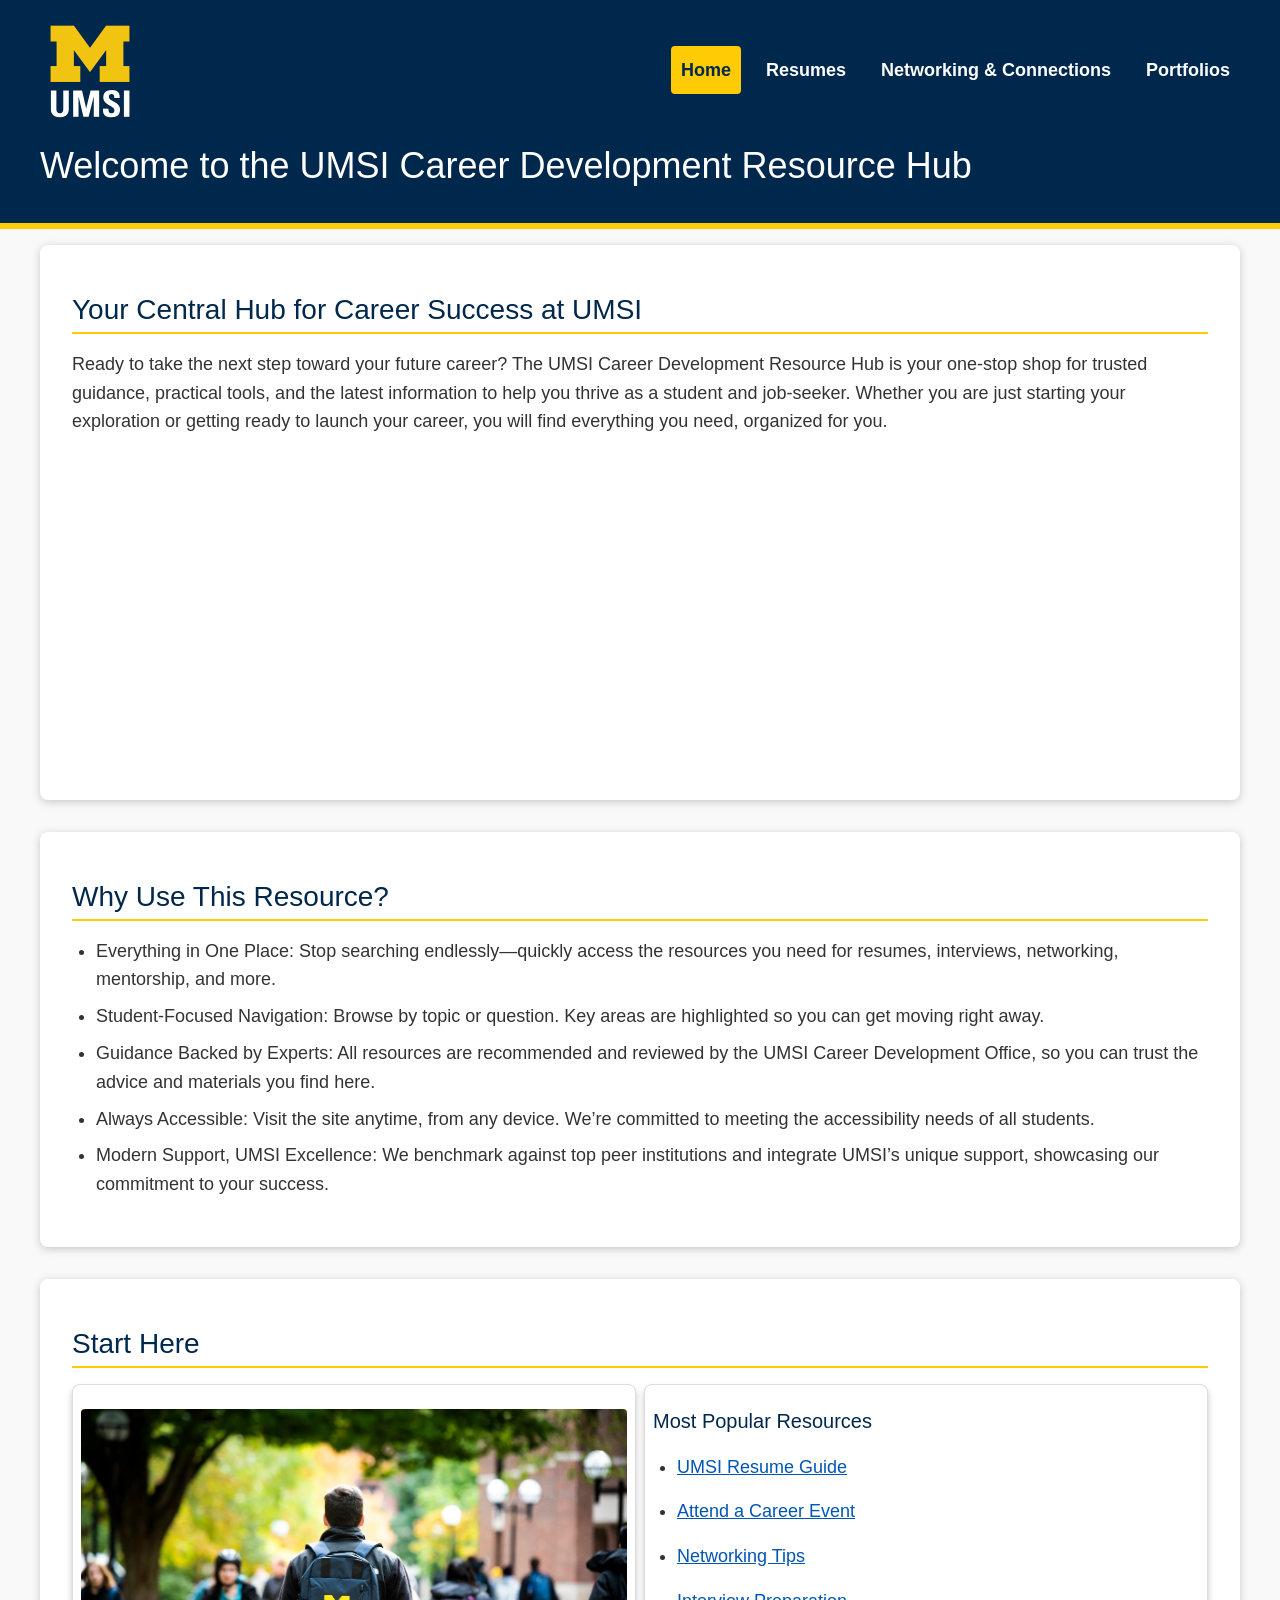
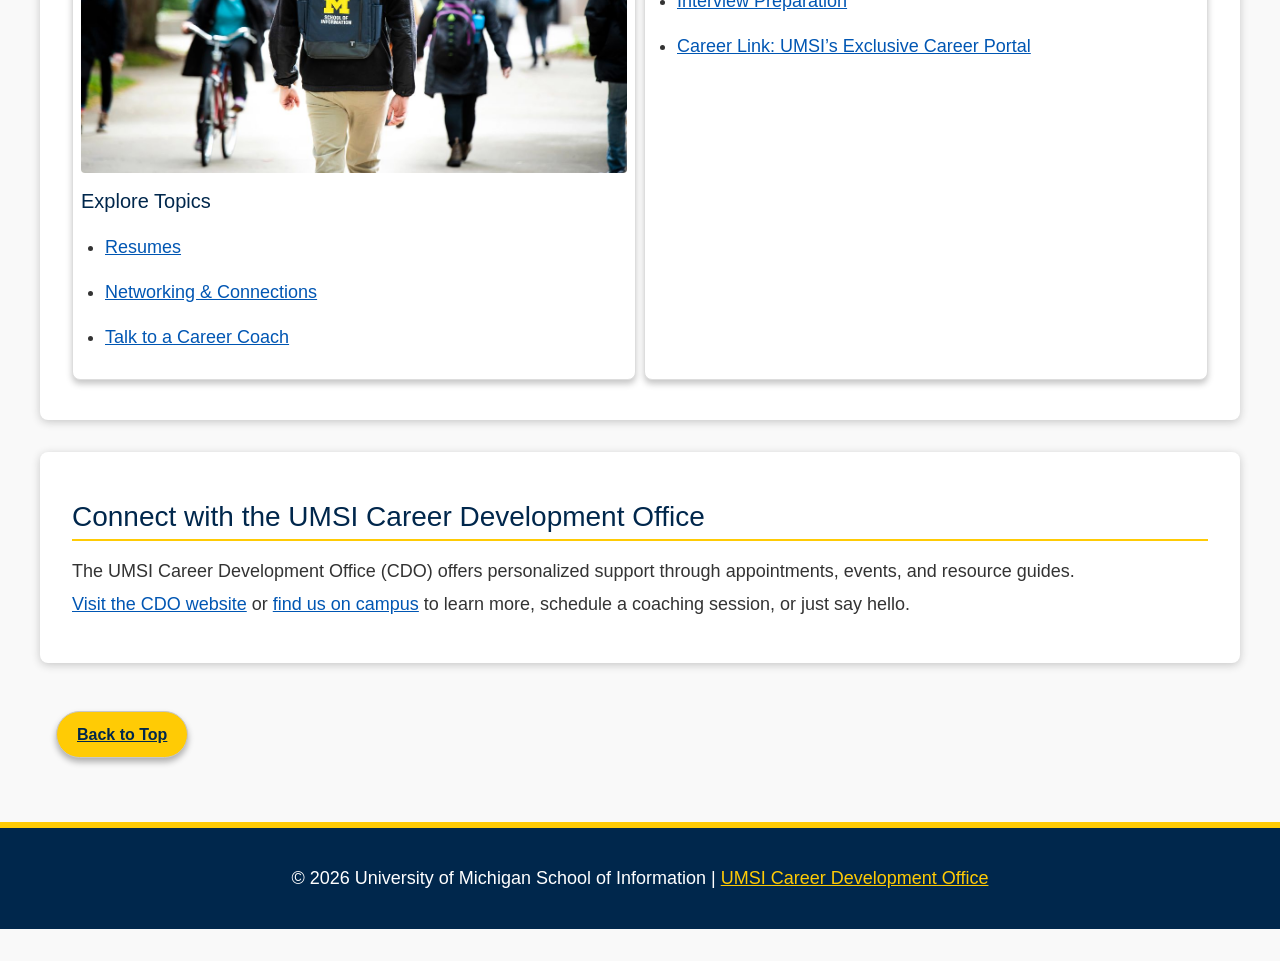
<file: index.html>
<!DOCTYPE html>
<html lang="en">
<head>
    <meta charset="UTF-8">
    <meta name="viewport" content="width=device-width, initial-scale=1.0">
    <link rel="stylesheet" href="css/html5reset.css">
    <link rel="stylesheet" href="css/style.css">
    <title>MSI Career Development Resource Hub</title>
</head>
<body>
    <header class="site-header">
        <a href="#main" class="skip-link">Skip to Main Content</a>
        <img src="images/UMSI_signature_vertical_informal_solidblue.jpg" width="100" alt="UMSI Logo">
        <nav class="main-nav">
            <ul>
                <li class="active"><a href="index.html">Home</a></li>
                <li><a href="resume.html">Resumes</a></li>
                <li><a href="networking.html">Networking & Connections</a></li>
                <li><a href="portfolio.html">Portfolios</a></li>
            </ul>
        </nav>
        <h1>Welcome to the UMSI Career Development Resource Hub</h1>
    </header>

    <main id="main">
        <section class="content-section">
            <h2>Your Central Hub for Career Success at UMSI</h2>
            <p>Ready to take the next step toward your future career? The UMSI Career Development Resource Hub is your one-stop shop for trusted guidance, practical tools, and the latest information to help you thrive as a student and job-seeker. Whether you are just starting your exploration or getting ready to launch your career, you will find everything you need, organized for you.</p>
            <iframe width="560" height="315" src="https://www.youtube.com/embed/GSjGeDYJ5Nk?si=qhxJPRTIT___x8hG" title="YouTube video player" frameborder="0" allow="accelerometer; autoplay; clipboard-write; encrypted-media; gyroscope; picture-in-picture; web-share" referrerpolicy="strict-origin-when-cross-origin" allowfullscreen></iframe>
        </section>

        <section class="content-section">
            <h2>Why Use This Resource?</h2>
            <ul>
                <li><strong>Everything in One Place:</strong> Stop searching endlessly—quickly access the resources you need for resumes, interviews, networking, mentorship, and more.</li>
                <li><strong>Student-Focused Navigation:</strong> Browse by topic or question. Key areas are highlighted so you can get moving right away.</li>
                <li><strong>Guidance Backed by Experts:</strong> All resources are recommended and reviewed by the UMSI Career Development Office, so you can trust the advice and materials you find here.</li>
                <li><strong>Always Accessible:</strong> Visit the site anytime, from any device. We’re committed to meeting the accessibility needs of all students.</li>
                <li><strong>Modern Support, UMSI Excellence:</strong> We benchmark against top peer institutions and integrate UMSI’s unique support, showcasing our commitment to your success.</li>
            </ul>
        </section>

        <section class="content-section">
            <h2>Start Here</h2>
            <div class="grid-cards">
                <div class="card">
                    <img src="images/UMSI_CampusFall_UMSIBackpack_02.jpg" alt="A student wears a UMSI backpack in fall on the drag.">
                    <h3>Explore Topics</h3>
                    <ul>
                        <li><a href="resume.html">Resumes</a></li>
                        <li><a href="networking.html">Networking & Connections</a></li>
                        <li><a href="https://umich.instructure.com/courses/137916/pages/talk-to-a-career-coach" target="_blank">Talk to a Career Coach</a></li>
                    </ul>
                </div>
                <div class="card">
                    <h3>Most Popular Resources</h3>
                    <ul>
                        <li><a href="https://docs.google.com/document/d/1_1GfDJyVGIgE82MZjVhuWT_aB_2Hcj1NN62FUCXoR_o/edit?tab=t.0" target="_blank">UMSI Resume Guide</a></li>
                        <li><a href="https://umich.instructure.com/courses/137916/pages/attend-an-event" target="_blank">Attend a Career Event</a></li>
                        <li><a href="https://docs.google.com/document/d/18HMt79BU8ovGf9z7_P7No5tuwUS6qHNW5u0sgrepLtE/edit?tab=t.0" target="_blank">Networking Tips</a></li>
                        <li><a href="https://docs.google.com/presentation/d/15n-XqsFEntdbkZz89K-ohf7Or1NnCt5CQNDG-6fh2a0/edit?usp=sharing" target="_blank">Interview Preparation</a></li>
                        <li><a href="https://si-umich.12twenty.com/Login" target="_blank">Career Link: UMSI’s Exclusive Career Portal</a></li>
                    </ul>
                </div>
            </div>
        </section>

        <section class="content-section">
            <h2>Connect with the UMSI Career Development Office</h2>
            <p>The UMSI Career Development Office (CDO) offers personalized support through appointments, events, and resource guides. <a href="https://umich.instructure.com/courses/137916" target="_blank">Visit the CDO website</a> or <a href="https://www.si.umich.edu/about-umsi/getting-umsi" target="_blank">find us on campus</a> to learn more, schedule a coaching session, or just say hello.</p>
        </section>
        <div id="top">
            <a href="#top" class="back-to-top">Back to Top</a>
        </div>
    </main>

    <footer class="site-footer">
        <p>&copy; <span id="current-year"></span> University of Michigan School of Information | <a href="https://umich.instructure.com/courses/137916">UMSI Career Development Office</a></p>
    </footer>

    <script>
        document.getElementById('current-year').textContent = new Date().getFullYear();
    </script>
</body>
</html>
</file>
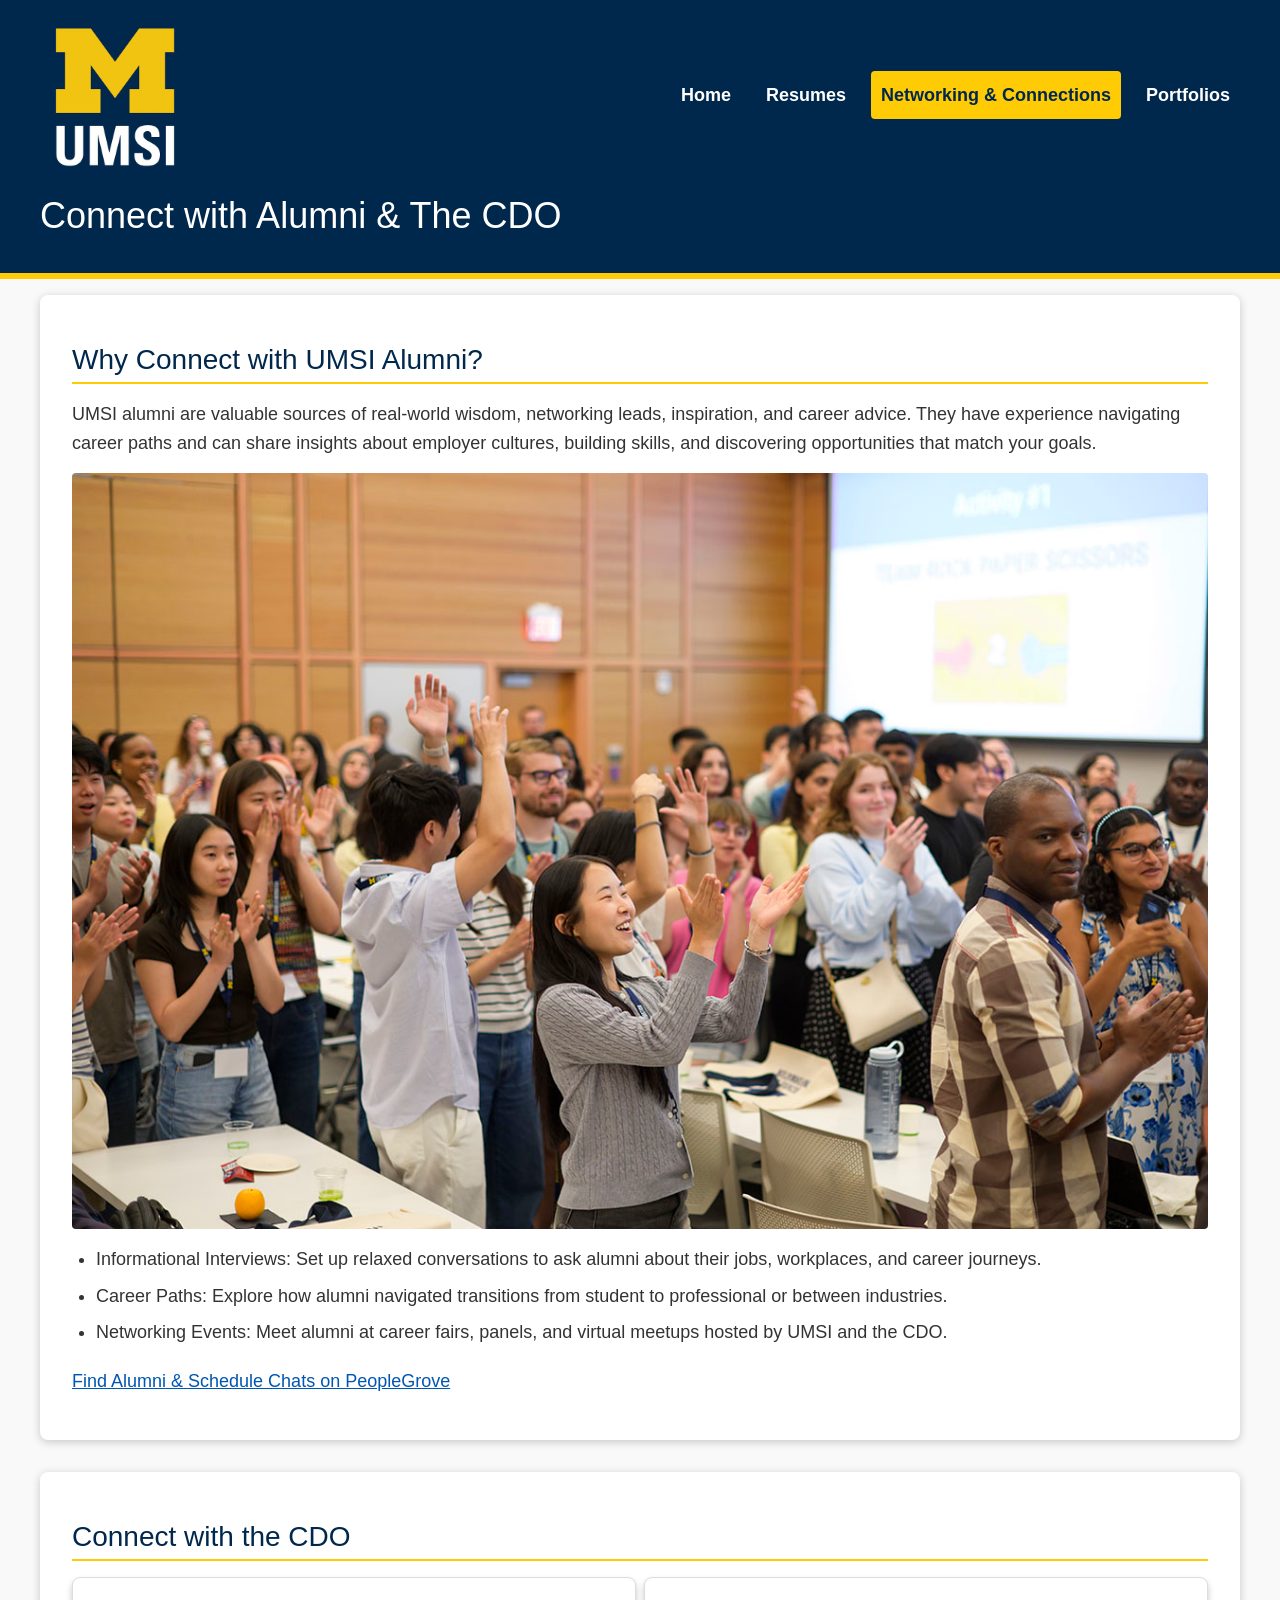
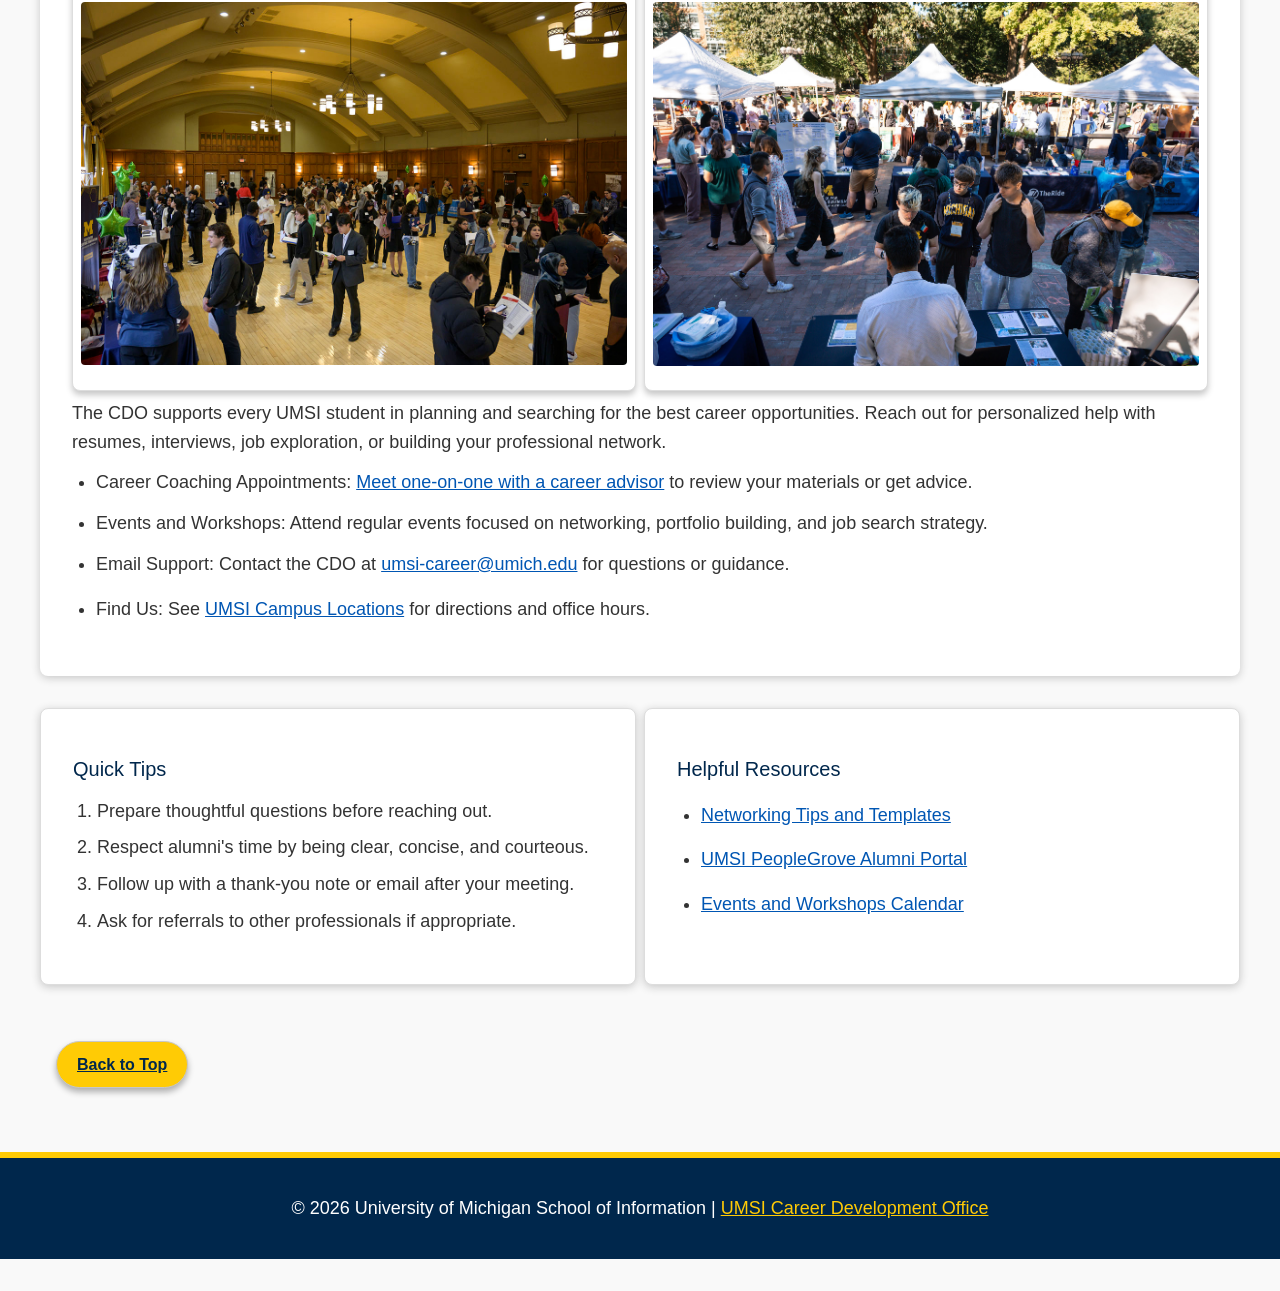
<file: networking.html>
<!DOCTYPE html>
<html lang="en">
<head>
    <meta charset="UTF-8">
    <meta name="viewport" content="width=device-width, initial-scale=1.0">
    <link rel="stylesheet" href="css/html5reset.css">
    <link rel="stylesheet" href="css/style.css">
    <title>Networking & Connections - UMSI</title>
</head>
<body>
    <header class="site-header">
        <a href="#main" class="skip-link">Skip to Main Content</a>
        <img src="images/UMSI_signature_vertical_informal_solidblue.jpg" alt="UMSI Logo">
        <nav class="main-nav">
            <ul>
                <li><a href="index.html">Home</a></li>
                <li><a href="resume.html">Resumes</a></li>
                <li class="active"><a href="networking.html">Networking & Connections</a></li>
                <li><a href="portfolio.html">Portfolios</a></li>
            </ul>
        </nav>
        <h1>Connect with Alumni & The CDO</h1>
    </header>

    <main id="main">
        <section class="content-section">
            <h2>Why Connect with UMSI Alumni?</h2>
            <p>UMSI alumni are valuable sources of real-world wisdom, networking leads, inspiration, and career advice. They have experience navigating career paths and can share insights about employer cultures, building skills, and discovering opportunities that match your goals.</p>
            <img src="images/UMSI_MastersOrientation_081825_01.jpg" alt="Masters Orientation event at UMSI.">
            <ul>
                <li>Informational Interviews: Set up relaxed conversations to ask alumni about their jobs, workplaces, and career journeys.</li>
                <li>Career Paths: Explore how alumni navigated transitions from student to professional or between industries.</li>
                <li>Networking Events: Meet alumni at career fairs, panels, and virtual meetups hosted by UMSI and the CDO.</li>
            </ul>
            <p><a href="https://umich.peoplegrove.com/hub/umsi/login" target="_blank">Find Alumni & Schedule Chats on PeopleGrove</a></p>
        </section>

        <section class="content-section">
            <h2>Connect with the CDO</h2>
            <div class="grid-cards">
                <div class="card">
                     <img src="images/UMSI_CareerFair_02062025_02.jpg" alt="UMSI Career Fair">
                </div>
                <div class="card">
                     <img src="images/UMSI_Networking.jpg" alt="A student networking at a UMSI event.">
                </div>
            </div>
            <p>The CDO supports every UMSI student in planning and searching for the best career opportunities. Reach out for personalized help with resumes, interviews, job exploration, or building your professional network.</p>
            <ul>
                <li>Career Coaching Appointments: <a href="https://umich.instructure.com/courses/137916/pages/talk-to-a-career-coach" target="_blank">Meet one-on-one with a career advisor</a> to review your materials or get advice.</li>
                <li>Events and Workshops: Attend regular events focused on networking, portfolio building, and job search strategy.</li>
                <li>Email Support: Contact the CDO at <a href="mailto:umsi-career@umich.edu">umsi-career@umich.edu</a> for questions or guidance.</li>
                <li>Find Us: See <a href="https://www.si.umich.edu/about-umsi/getting-umsi" target="_blank">UMSI Campus Locations</a> for directions and office hours.</li>
            </ul>
        </section>

        <div class="grid-cards">
            <section class="card content-section">
                <h3>Quick Tips</h3>
                <ol>
                    <li>Prepare thoughtful questions before reaching out.</li>
                    <li>Respect alumni's time by being clear, concise, and courteous.</li>
                    <li>Follow up with a thank-you note or email after your meeting.</li>
                    <li>Ask for referrals to other professionals if appropriate.</li>
                </ol>
            </section>
            <section class="card content-section">
                <h3>Helpful Resources</h3>
                <ul>
                    <li><a href="https://docs.google.com/document/d/18HMt79BU8ovGf9z7_P7No5tuwUS6qHNW5u0sgrepLtE/edit?tab=t.0" target="_blank">Networking Tips and Templates</a></li>
                    <li><a href="https://umich.peoplegrove.com/hub/umsi/login" target="_blank">UMSI PeopleGrove Alumni Portal</a></li>
                    <li><a href="https://umich.instructure.com/courses/137916/pages/attend-an-event" target="_blank">Events and Workshops Calendar</a></li>
                </ul>
            </section>
        </div>
        <div id="top">
            <a href="#top" class="back-to-top">Back to Top</a>
        </div>
    </main>

    <footer class="site-footer">
        <p>&copy; <span id="current-year"></span> University of Michigan School of Information | <a href="https://umich.instructure.com/courses/137916">UMSI Career Development Office</a></p>
    </footer>

    <script>
        document.getElementById('current-year').textContent = new Date().getFullYear();
    </script>
</body>
</html>
</file>
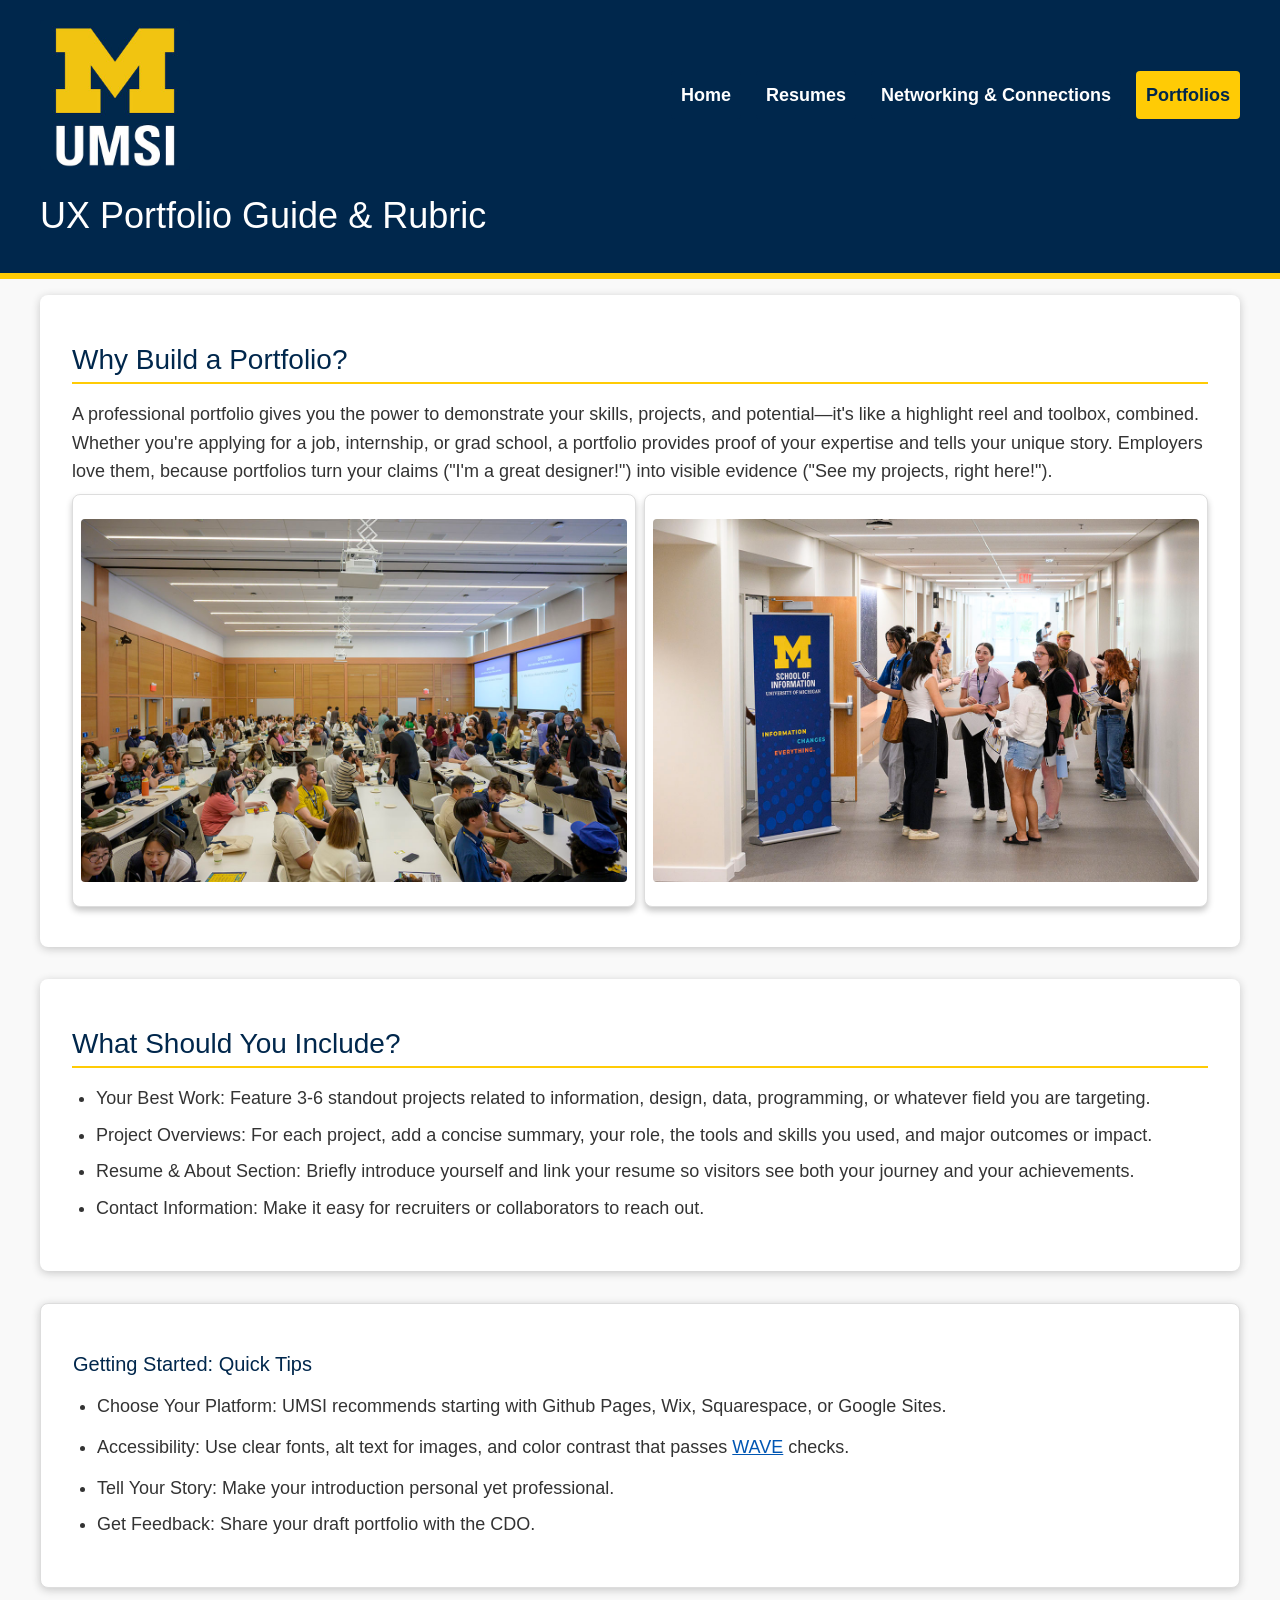
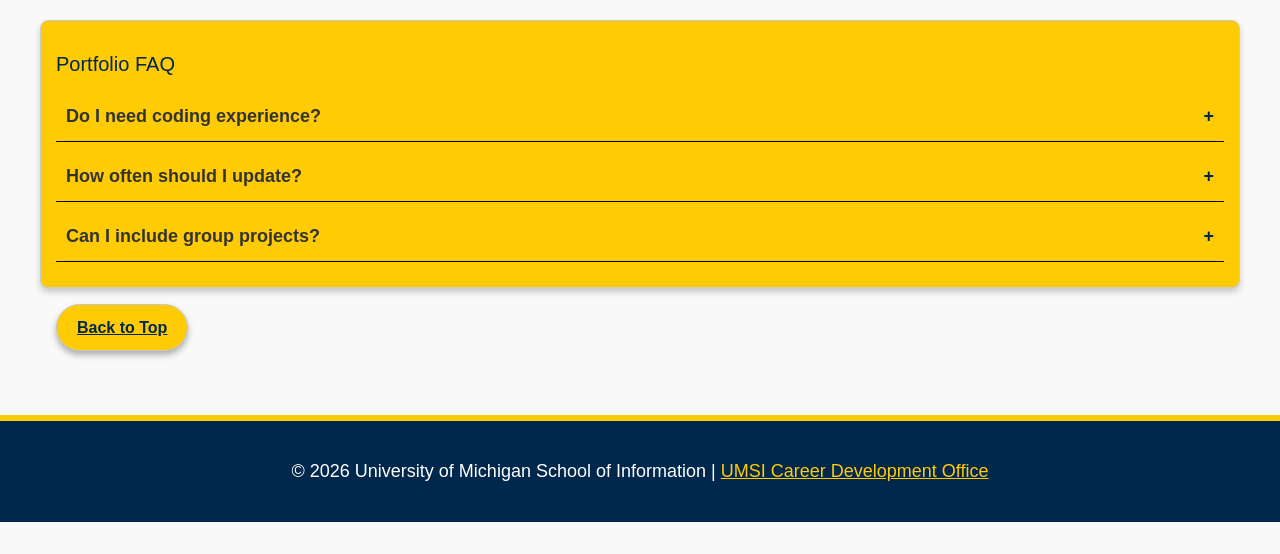
<file: portfolio.html>
<!DOCTYPE html>
<html lang="en">
<head>
    <meta charset="UTF-8">
    <meta name="viewport" content="width=device-width, initial-scale=1.0">
    <link rel="stylesheet" href="css/html5reset.css">
    <link rel="stylesheet" href="css/style.css">
    <title>UX Portfolios - UMSI</title>
</head>
<body>
    <header class="site-header">
        <a href="#main" class="skip-link">Skip to Main Content</a>
        <img src="images/UMSI_signature_vertical_informal_solidblue.jpg" alt="UMSI Logo">
        <nav class="main-nav">
            <ul>
                <li><a href="index.html">Home</a></li>
                <li><a href="resume.html">Resumes</a></li>
                <li><a href="networking.html">Networking & Connections</a></li>
                <li class="active"><a href="portfolio.html">Portfolios</a></li>
            </ul>
        </nav>
        <h1>UX Portfolio Guide & Rubric</h1>
    </header>

    <main id="main">
        <section class="content-section">
            <h2>Why Build a Portfolio?</h2>
            <p>A professional portfolio gives you the power to demonstrate your skills, projects, and potential—it's like a highlight reel and toolbox, combined. Whether you're applying for a job, internship, or grad school, a portfolio provides proof of your expertise and tells your unique story. Employers love them, because portfolios turn your claims ("I'm a great designer!") into visible evidence ("See my projects, right here!").</p>
            <div class="grid-cards">
                <div class="card">
                     <img src="images/UMSI_MastersOrientation_081825_02.jpg" alt="UMSI Masters Orientation event.">
                </div>
                <div class="card">
                     <img src="images/UMSI_MastersOrientation_081825_18.jpg" alt="UMSI Masters Orientation event.">
                </div>
            </div>
        </section>

        <section class="content-section">
            <h2>What Should You Include?</h2>
            <ul>
                <li><strong>Your Best Work:</strong> Feature 3-6 standout projects related to information, design, data, programming, or whatever field you are targeting.</li>
                <li><strong>Project Overviews:</strong> For each project, add a concise summary, your role, the tools and skills you used, and major outcomes or impact.</li>
                <li><strong>Resume & About Section:</strong> Briefly introduce yourself and link your resume so visitors see both your journey and your achievements.</li>
                <li><strong>Contact Information:</strong> Make it easy for recruiters or collaborators to reach out.</li>
            </ul>
        </section>

        <section class="card content-section">
            <h3>Getting Started: Quick Tips</h3>
            <ul>
                <li>Choose Your Platform: UMSI recommends starting with Github Pages, Wix, Squarespace, or Google Sites.</li>
                <li>Accessibility: Use clear fonts, alt text for images, and color contrast that passes <a href="https://wave.webaim.org/" target="_blank">WAVE</a> checks.</li>
                <li>Tell Your Story: Make your introduction personal yet professional.</li>
                <li>Get Feedback: Share your draft portfolio with the CDO.</li>
            </ul>
        </section>
        
        <section class="faq-section">
            <h3>Portfolio FAQ</h3>

            <details class="faq">
                <summary>Do I need coding experience?</summary>
                <p>No! Many platforms are drag-and-drop. But basic HTML/CSS gives you creative control.</p>
            </details>

            <details class="faq">
                <summary>How often should I update?</summary>
                <p>Whenever you finish a major project—at least once per semester.</p>
            </details>

            <details class="faq">
                <summary>Can I include group projects?</summary>
                <p>Absolutely! Just clarify your specific role and contribution.</p>
            </details>
        </section>
        <div id="top">
            <a href="#top" class="back-to-top">Back to Top</a>
        </div>

    </main>
    <footer class="site-footer">
        <p>&copy; <span id="current-year"></span> University of Michigan School of Information | <a href="https://umich.instructure.com/courses/137916">UMSI Career Development Office</a></p>
    </footer>

    <script>
        document.getElementById('current-year').textContent = new Date().getFullYear();
    </script>
</body>
</html>
</file>
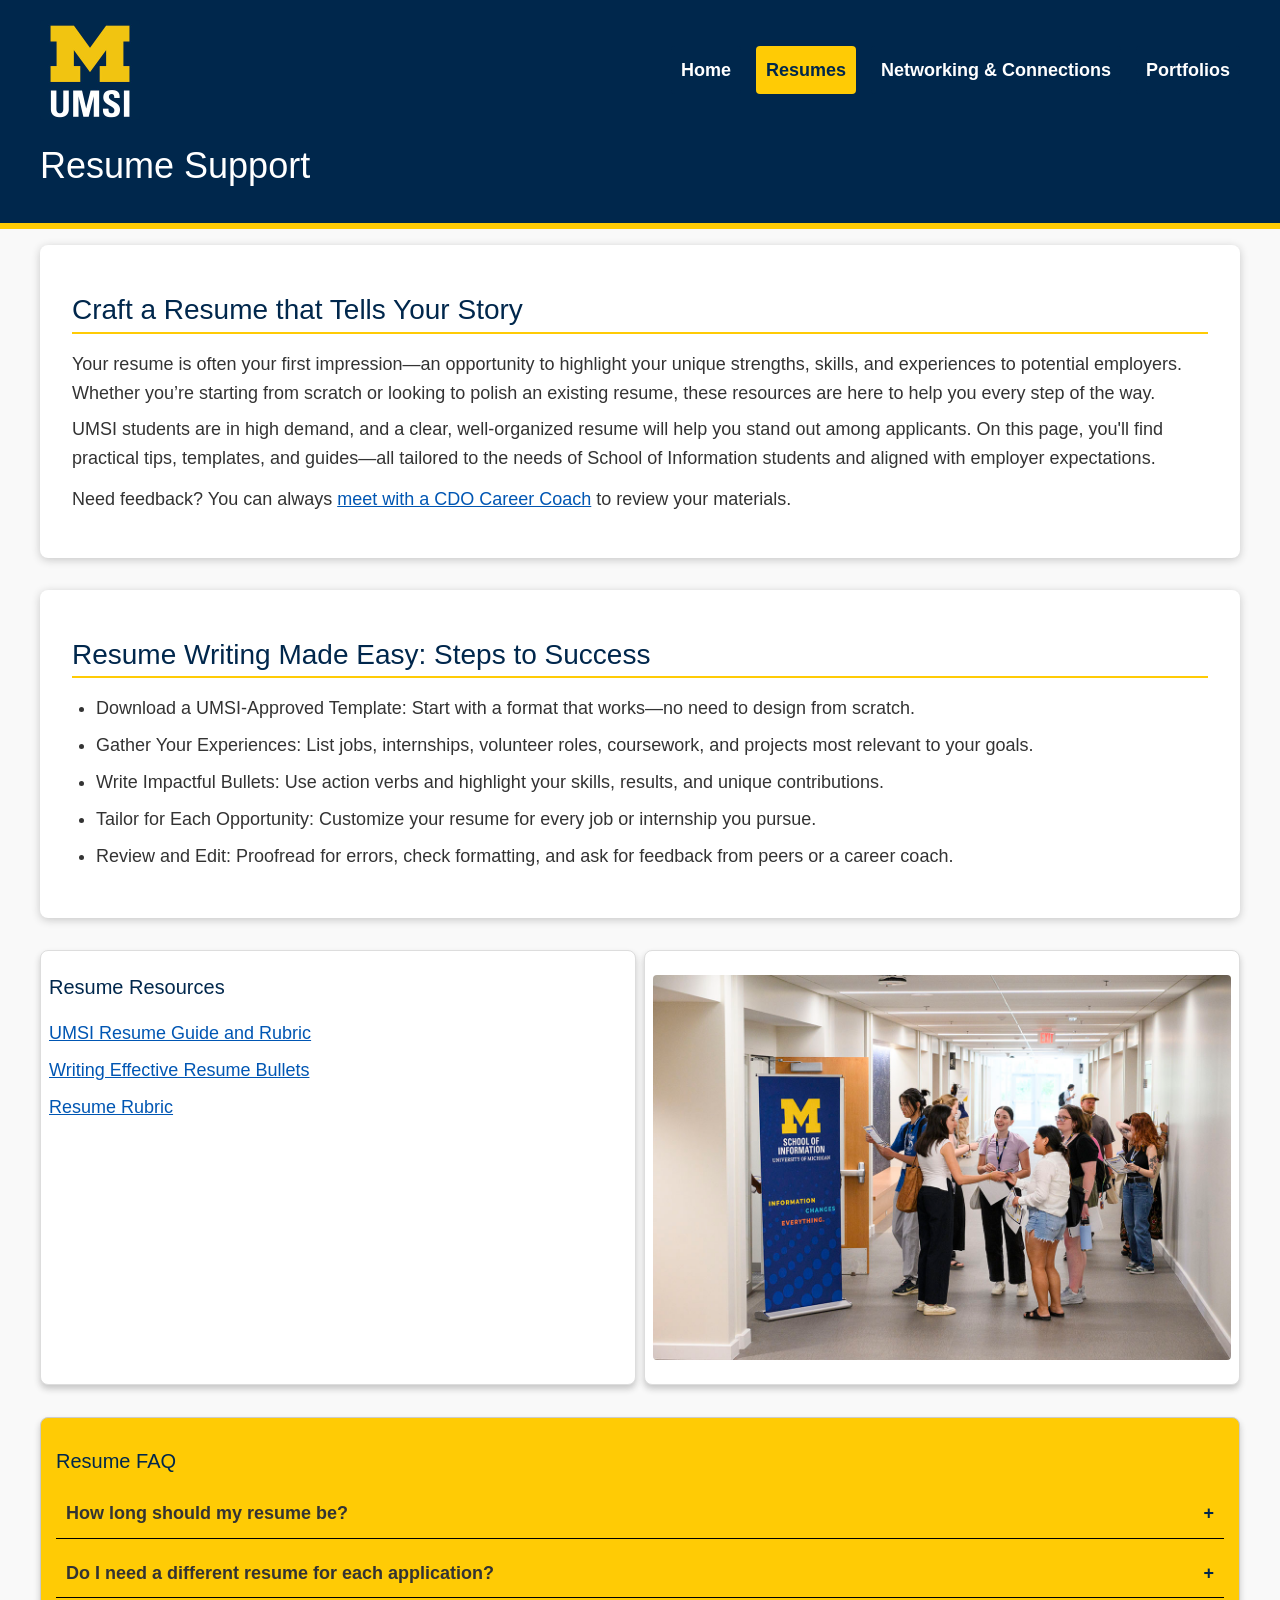
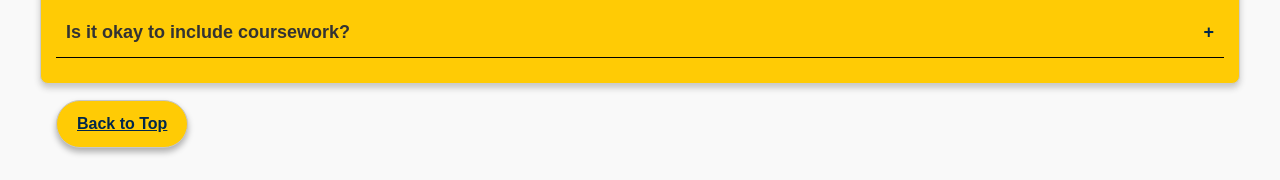
<file: resume.html>
<!DOCTYPE html>
<html lang="en">
<head>
    <meta charset="UTF-8">
    <meta name="viewport" content="width=device-width, initial-scale=1.0">
    <link rel="stylesheet" href="css/html5reset.css">
    <link rel="stylesheet" href="css/style.css">
    <title>Resumes - UMSI</title>
</head>
<body>
    <header class="site-header">
        <a href="#main" class="skip-link">Skip to Main Content</a>
        <img src="images/UMSI_signature_vertical_informal_solidblue.jpg" width="100" alt="UMSI Logo">
        <nav class="main-nav">
            <ul>
                <li><a href="index.html">Home</a></li>
                <li class="active"><a href="resume.html">Resumes</a></li>
                <li><a href="networking.html">Networking & Connections</a></li>
                <li><a href="portfolio.html">Portfolios</a></li>
            </ul>
        </nav>
        <h1>Resume Support</h1>
    </header>

    <main id="main">
        <section class="content-section">
            <h2>Craft a Resume that Tells Your Story</h2>
            <p>Your resume is often your first impression—an opportunity to highlight your unique strengths, skills, and experiences to potential employers. Whether you’re starting from scratch or looking to polish an existing resume, these resources are here to help you every step of the way.</p>
            <p>UMSI students are in high demand, and a clear, well-organized resume will help you stand out among applicants. On this page, you'll find practical tips, templates, and guides—all tailored to the needs of School of Information students and aligned with employer expectations.</p>
            <p>Need feedback? You can always <a href="https://umich.instructure.com/courses/137916/pages/talk-to-a-career-coach" target="_blank">meet with a CDO Career Coach</a> to review your materials.</p>
        </section>

        <section class="content-section">
            <h2>Resume Writing Made Easy: Steps to Success</h2>
            <ul>
                <li><strong>Download a UMSI-Approved Template:</strong> Start with a format that works—no need to design from scratch.</li>
                <li><strong>Gather Your Experiences:</strong> List jobs, internships, volunteer roles, coursework, and projects most relevant to your goals.</li>
                <li><strong>Write Impactful Bullets:</strong> Use action verbs and highlight your skills, results, and unique contributions.</li>
                <li><strong>Tailor for Each Opportunity:</strong> Customize your resume for every job or internship you pursue.</li>
                <li><strong>Review and Edit:</strong> Proofread for errors, check formatting, and ask for feedback from peers or a career coach.</li>
            </ul>
        </section>

        <section>
          <div class="grid-cards">
            <div class="card">
              <h3>Resume Resources</h3>
                <ul>
                    <li><a href="https://docs.google.com/document/d/1_1GfDJyVGIgE82MZjVhuWT_aB_2Hcj1NN62FUCXoR_o/edit?tab=t.0" target="_blank">UMSI Resume Guide and Rubric</a></li>
                    <li><a href="https://docs.google.com/document/d/1-EVZYH_Fic4mfLVGOXyHTSeRwBWmmi2WHSgGDLGGPEs/edit?tab=t.0" target="_blank">Writing Effective Resume Bullets</a></li>
                    <li><a href="https://docs.google.com/document/d/1vJMfgw9nwpHN9Sy0L0RP0aNBbaDSsiLPc2vy-doac6s/edit?tab=t.0" target="_blank">Resume Rubric</a></li>
                </ul>
              </div>
              <div class="card">
                  <img src="images/UMSI_MastersOrientation_081825_18.jpg" alt="UMSI Masters Orientation event.">
              </div>
          </div>

        </section>

        <section class="faq-section">
            <h3>Resume FAQ</h3>
              <details class="faq">
                  <summary>How long should my resume be?</summary>
                  <p>For most UMSI students, one page is best.</p>
              </details>

              <details class="faq">
                  <summary>Do I need a different resume for each application?</summary>
                  <p>It is wise to tailor your resume to the keywords of each opportunity.</p>
              </details>

              <details class="faq">
                  <summary>Is it okay to include coursework?</summary>
                  <p>Absolutely! UMSI coursework is valued by employers.</p>
              </details>
          </section>
          <div id="top">
            <a href="#top" class="back-to-top">Back to Top</a>
        </div>
    </main>

    <script>
        document.getElementById('current-year').textContent = new Date().getFullYear();
    </script>
</body>
</html>
</file>
<file: css/style.css>
body {
    font-family: "Helvetica Neue", Helvetica, Arial, sans-serif;
    color: #333333;
    background-color: #F9F9F9;
    line-height: 1.6;
    font-size: 16px;
}

h1, h2, h3 {
    color: #00274C;
    margin-top: 16px;
    margin-bottom: 16px;
    line-height: 1.2;
}

h1 {
    font-size: 29px;
    text-align: center;
    color: #ffffff;
}
h2 {
    font-size: 24px;
    border-bottom: 2px solid #FFCB05;
    padding-bottom: 5px;
}
h3 {
    font-size: 20px;
}

p {
    margin-top: 8px;
    margin-bottom: 8px;
}

img {
    max-width: 100%;
    height: auto;
    display: block;
    border-radius: 4px;
    margin-top: 16px;
    margin-bottom: 16px;
}


a {
    color: #0056b3;
    text-decoration: underline;
    padding: 4px 0;
    display: inline-block;
}

a:hover, a:focus {
    color: #00274C;
    text-decoration: none;
}

.skip-link {
    position: absolute;
    top: -1000px;
    left: -1000px;
    background-color: #FFCB05;
    color: #00274C;
    padding: 10px 15px;
    text-decoration: none;
    font-weight: bold;
}

.skip-link:focus {
    top: 0;
    left: 0;
    z-index: 999;
    outline: 3px solid #00274C;
}

.site-header {
    background-color: #00274C;
    padding: 16px;
    border-bottom: 6px solid #FFCB05;
}

.site-header img {
    max-width: 150px;
    margin: 0 auto 24px auto;
}

.main-nav ul {
    display: grid;
    grid-template-columns: repeat(auto-fit, minmax(130px, 1fr));
    gap: 10px;
    padding: 16px;
    margin: 0;
    list-style: none;
}

.main-nav a {
    display: block;
    background-color: #00274C;
    color: #ffffff;
    text-align: center;
    padding: 12px 5px;
    text-decoration: none;
    border-radius: 4px;
    font-weight: bold;
    min-height: 52px;
    border-bottom: #0b4880 solid 1px;
    margin-bottom: 4px;
    align-items: center;
}

.main-nav a:hover, .main-nav a:focus {
    background-color: #013565;
    color: #ffffff;
    border-bottom: #ffffff solid 1px;
}
.main-nav .active a {
    background-color: #FFCB05;
    border-radius: 4px;
    color: #00274C;
    align-items: center;
}

main {
    padding: 16px;
    max-width: 1200px;
    margin: 0 auto;
}

.grid-cards {
    display: grid;
    grid-template-columns: 1fr 1fr;
    gap: 8px;
    margin-top: 8px;
    margin-bottom: 8px;
}

.card {
    background-color: #ffffff;
    border: 1px solid #ddd;
    padding: 8px;
    border-radius: 8px;
    box-shadow: 0 4px 6px #c7c7c7;
    align-items: center;
}

.content-section ul, .content-section ol {
    margin: 0 0 16px 24px;
}
.content-section ul { list-style-type: disc; }
.content-section ol { list-style-type: decimal; }
.content-section li { margin-bottom: 8px; }


iframe {
    max-width: 100%;
    align-items: center;
}

.faq-section {
    background-color: #FFCB05;
    padding: 15px;
    border: 1px solid #cccccc;
    border-radius: 8px;
    margin-top: 32px;
    box-shadow: 0 4px 6px #c7c7c7;
}


.faq {
    border-bottom: 1px solid #000000;
    padding: 10px;
    margin-bottom: 10px;
    text-align: left;

}

.faq summary {
    font-weight: bold;
    cursor: pointer;
    list-style: none; 
}

.faq summary::after {
    content: "+";
    float: right;
    font-weight: bold;
    color: #00274C;
}

.faq[open] summary::after {
    content: "-";
}

.faq p {
    margin-top: 10px;
}


.site-footer {
    background-color: #00274C;
    color: #ffffff;
    text-align: center;
    padding: 32px 16px;
    margin-top: 32px;
    margin-bottom: 32px;
    border-top: 6px solid #FFCB05;
}

.site-footer a {
    color: #FFCB05;
    text-decoration: underline;
}

.site-footer p {
    margin: 0;
}

html {
    scroll-behavior: smooth;
}

.back-to-top {
    background-color: #FFCB05;
    color: #00274C;
    margin: 16px;
    padding: 10px 20px;
    border: #c7c7c7 solid 1px;
    border-radius: 30px;
    font-weight: bold;
    font-size: 16px;
    box-shadow: 0 4px 6px rgba(0, 0, 0, 0.3);
    z-index: 1000;
}

.back-to-top:hover {
    background-color: #00274C;
    color: #FFCB05;
    text-decoration: none;
}

@media screen and (min-width: 768px) {
    .site-header {
        display: flex;
        flex-wrap: wrap;
        justify-content: space-between;
        align-items: center;
        padding: 20px 40px;
    }

    .site-header img {
        margin: 0;
        max-width: 150px;
    }

    .site-header h1 {
        text-align: left;
        margin-top: 24px;
        font-size: 36px;
        width: 100%;
    }

    .main-nav ul {
        display: flex;
        gap: 15px;
        padding: 0;
    }

    .main-nav a {
        min-height: auto;
        padding: 10px 10px;
        margin-bottom: 0;
        border-bottom: none;
    }

    .content-section {
        background-color: #ffffff;
        padding: 32px;
        border-radius: 8px;
        box-shadow: 0 2px 8px #c7c7c7;
        margin-bottom: 32px;
    }

    body {
        font-size: 18px;
    }

    h2 {
        font-size: 28px;
    }
}
</file>
